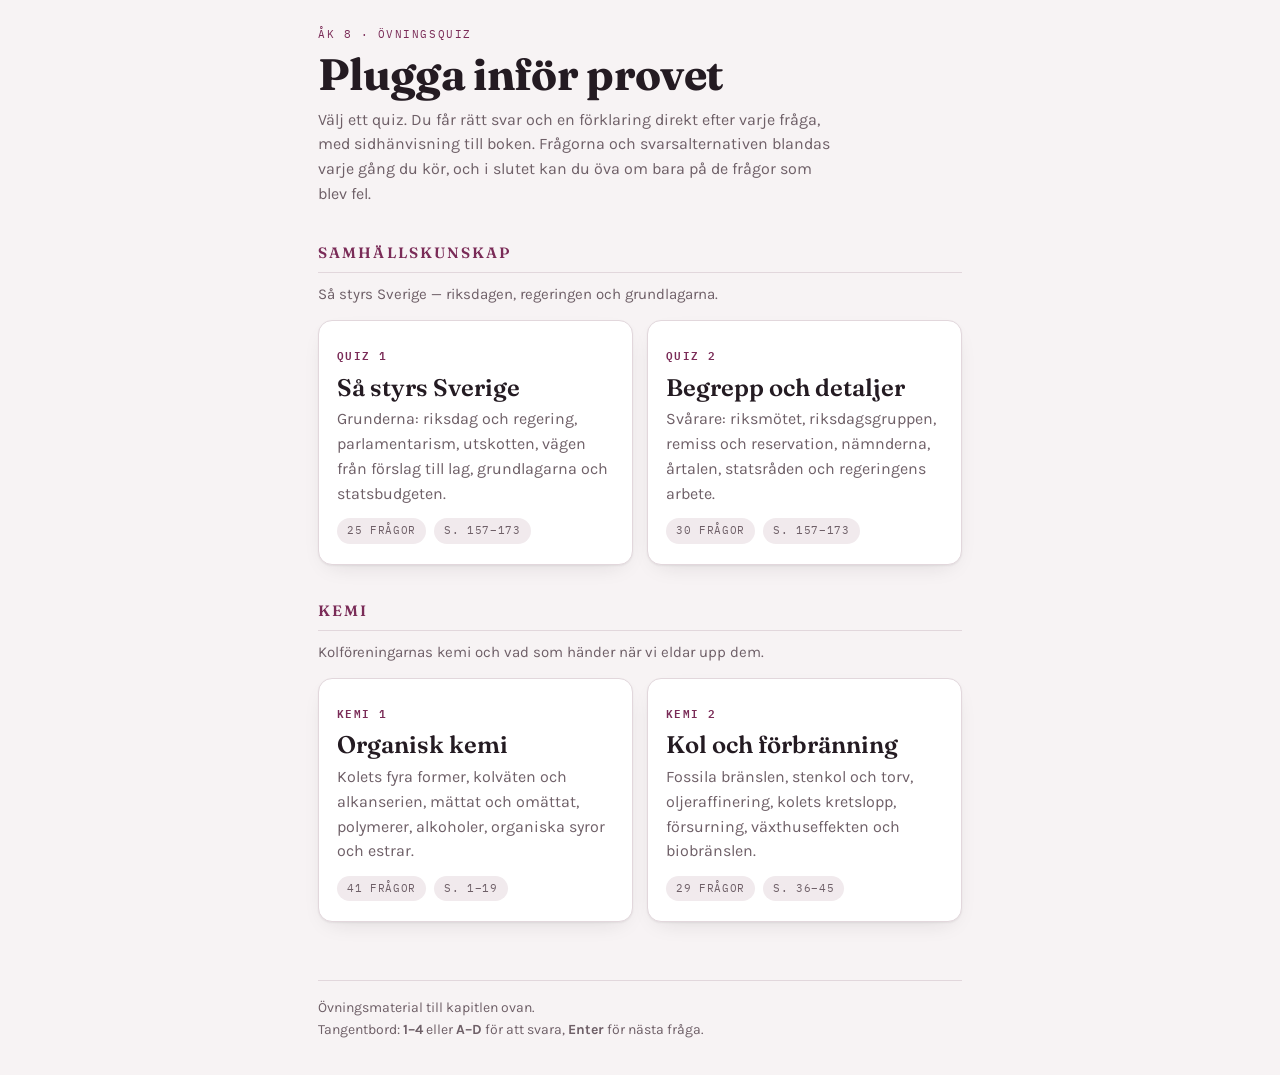
<file: index.html>
<!doctype html>
<html lang="sv">
<head>
<meta charset="utf-8">
<meta name="viewport" content="width=device-width, initial-scale=1, viewport-fit=cover">
<title>Klaras övningsquiz</title>
<meta name="description" content="Övningsquiz inför proven i samhällskunskap och kemi, åk 8.">
<meta name="theme-color" content="#F7F3F4" media="(prefers-color-scheme: light)">
<meta name="theme-color" content="#17121A" media="(prefers-color-scheme: dark)">
<link rel="preconnect" href="https://fonts.googleapis.com">
<link rel="preconnect" href="https://fonts.gstatic.com" crossorigin>
<link rel="stylesheet" href="https://fonts.googleapis.com/css2?family=Fraunces:opsz,wght@9..144,500;9..144,600;9..144,700&family=Karla:wght@400;500;700&family=IBM+Plex+Mono:wght@400;600&display=swap">
<link rel="stylesheet" href="/assets/quiz.css">
<link rel="icon" href="/assets/icon.svg" type="image/svg+xml">
</head>
<body>

<div class="wrap">
  <header class="pagehead">
    <p class="eyebrow">Åk 8 · Övningsquiz</p>
    <h1>Plugga inför provet</h1>
    <p class="sub">Välj ett quiz. Du får rätt svar och en förklaring direkt efter varje fråga, med sidhänvisning till boken. Frågorna och svarsalternativen blandas varje gång du kör, och i slutet kan du öva om bara på de frågor som blev fel.</p>
  </header>

  <main>
    <section class="subject">
      <h2 class="subject-title">Samhällskunskap</h2>
      <p class="subject-note">Så styrs Sverige — riksdagen, regeringen och grundlagarna.</p>
      <div class="deck">
        <a class="tile" href="/quiz-1">
          <span class="tag">Quiz 1</span>
          <h3>Så styrs Sverige</h3>
          <p>Grunderna: riksdag och regering, parlamentarism, utskotten, vägen från förslag till lag, grundlagarna och statsbudgeten.</p>
          <div class="meta"><span>25 frågor</span><span>s. 157–173</span></div>
        </a>

        <a class="tile" href="/quiz-2">
          <span class="tag">Quiz 2</span>
          <h3>Begrepp och detaljer</h3>
          <p>Svårare: riksmötet, riksdagsgruppen, remiss och reservation, nämnderna, årtalen, statsråden och regeringens arbete.</p>
          <div class="meta"><span>30 frågor</span><span>s. 157–173</span></div>
        </a>
      </div>
    </section>

    <section class="subject">
      <h2 class="subject-title">Kemi</h2>
      <p class="subject-note">Kolföreningarnas kemi och vad som händer när vi eldar upp dem.</p>
      <div class="deck">
        <a class="tile" href="/kemi-1">
          <span class="tag">Kemi 1</span>
          <h3>Organisk kemi</h3>
          <p>Kolets fyra former, kolväten och alkanserien, mättat och omättat, polymerer, alkoholer, organiska syror och estrar.</p>
          <div class="meta"><span>41 frågor</span><span>s. 1–19</span></div>
        </a>

        <a class="tile" href="/kemi-2">
          <span class="tag">Kemi 2</span>
          <h3>Kol och förbränning</h3>
          <p>Fossila bränslen, stenkol och torv, oljeraffinering, kolets kretslopp, försurning, växthuseffekten och biobränslen.</p>
          <div class="meta"><span>29 frågor</span><span>s. 36–45</span></div>
        </a>
      </div>
    </section>
  </main>

  <footer>
    Övningsmaterial till kapitlen ovan.<span class="kbd"><br>Tangentbord: <strong>1–4</strong> eller <strong>A–D</strong> för att svara, <strong>Enter</strong> för nästa fråga.</span>
  </footer>
</div>

</body>
</html>
</file>
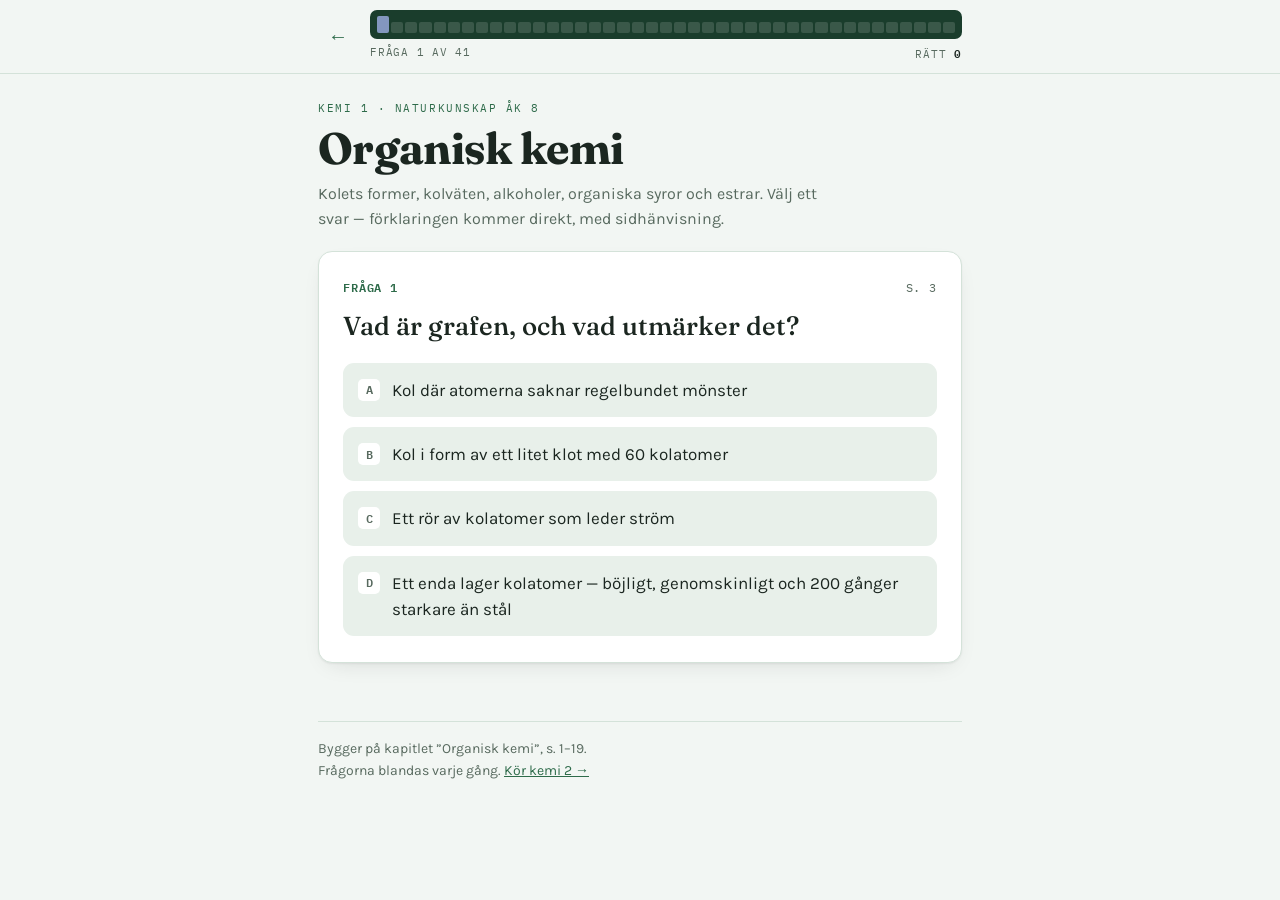
<file: kemi-1.html>
<!doctype html>
<html lang="sv" class="theme-green">
<head>
<meta charset="utf-8">
<meta name="viewport" content="width=device-width, initial-scale=1, viewport-fit=cover">
<title>Kemi 1 · Organisk kemi</title>
<meta name="description" content="41 flervalsfrågor om kolets former, kolväten, alkoholer, organiska syror och estrar — med förklaring till varje svar.">
<meta name="theme-color" content="#F2F6F3" media="(prefers-color-scheme: light)">
<meta name="theme-color" content="#121A15" media="(prefers-color-scheme: dark)">
<link rel="preconnect" href="https://fonts.googleapis.com">
<link rel="preconnect" href="https://fonts.gstatic.com" crossorigin>
<link rel="stylesheet" href="https://fonts.googleapis.com/css2?family=Fraunces:opsz,wght@9..144,500;9..144,600;9..144,700&family=Karla:wght@400;500;700&family=IBM+Plex+Mono:wght@400;600&display=swap">
<link rel="stylesheet" href="/assets/quiz.css">
<link rel="icon" href="/assets/icon.svg" type="image/svg+xml">
</head>
<body>

<div class="topbar">
  <div class="wrap">
    <a class="back" href="/" aria-label="Tillbaka till startsidan">←</a>
    <div class="bargroup">
      <div class="rail" id="rail" aria-hidden="true"></div>
      <div class="railmeta">
        <span id="counter">Fråga 1</span>
        <span>Rätt <b id="tally">0</b></span>
      </div>
    </div>
  </div>
</div>

<div class="wrap">
  <header class="pagehead">
    <p class="eyebrow">Kemi 1 · Naturkunskap åk 8</p>
    <h1>Organisk kemi</h1>
    <p class="sub">Kolets former, kolväten, alkoholer, organiska syror och estrar. Välj ett svar — förklaringen kommer direkt, med sidhänvisning.</p>
  </header>

  <main id="stage"></main>

  <footer>
    Bygger på kapitlet ”Organisk kemi”, s. 1–19.<br>
    Frågorna blandas varje gång. <a href="/kemi-2">Kör kemi 2 →</a>
  </footer>
</div>

<script src="/assets/kemi1-data.js"></script>
<script src="/assets/quiz.js"></script>
</body>
</html>
</file>
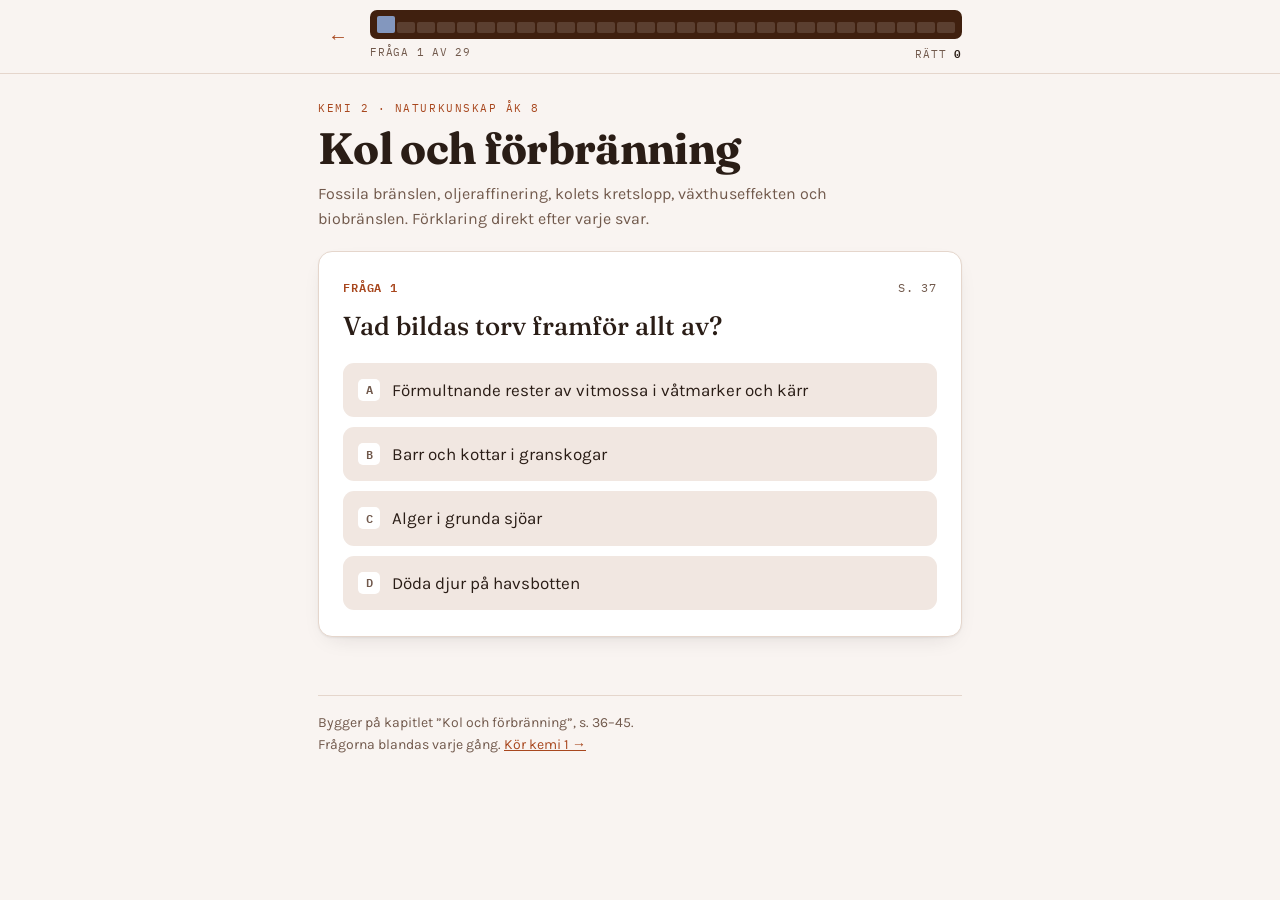
<file: kemi-2.html>
<!doctype html>
<html lang="sv" class="theme-ember">
<head>
<meta charset="utf-8">
<meta name="viewport" content="width=device-width, initial-scale=1, viewport-fit=cover">
<title>Kemi 2 · Kol och förbränning</title>
<meta name="description" content="29 flervalsfrågor om fossila bränslen, raffinering, kolets kretslopp, växthuseffekten och biobränslen.">
<meta name="theme-color" content="#F9F4F1" media="(prefers-color-scheme: light)">
<meta name="theme-color" content="#1A1310" media="(prefers-color-scheme: dark)">
<link rel="preconnect" href="https://fonts.googleapis.com">
<link rel="preconnect" href="https://fonts.gstatic.com" crossorigin>
<link rel="stylesheet" href="https://fonts.googleapis.com/css2?family=Fraunces:opsz,wght@9..144,500;9..144,600;9..144,700&family=Karla:wght@400;500;700&family=IBM+Plex+Mono:wght@400;600&display=swap">
<link rel="stylesheet" href="/assets/quiz.css">
<link rel="icon" href="/assets/icon.svg" type="image/svg+xml">
</head>
<body>

<div class="topbar">
  <div class="wrap">
    <a class="back" href="/" aria-label="Tillbaka till startsidan">←</a>
    <div class="bargroup">
      <div class="rail" id="rail" aria-hidden="true"></div>
      <div class="railmeta">
        <span id="counter">Fråga 1</span>
        <span>Rätt <b id="tally">0</b></span>
      </div>
    </div>
  </div>
</div>

<div class="wrap">
  <header class="pagehead">
    <p class="eyebrow">Kemi 2 · Naturkunskap åk 8</p>
    <h1>Kol och förbränning</h1>
    <p class="sub">Fossila bränslen, oljeraffinering, kolets kretslopp, växthuseffekten och biobränslen. Förklaring direkt efter varje svar.</p>
  </header>

  <main id="stage"></main>

  <footer>
    Bygger på kapitlet ”Kol och förbränning”, s. 36–45.<br>
    Frågorna blandas varje gång. <a href="/kemi-1">Kör kemi 1 →</a>
  </footer>
</div>

<script src="/assets/kemi2-data.js"></script>
<script src="/assets/quiz.js"></script>
</body>
</html>
</file>
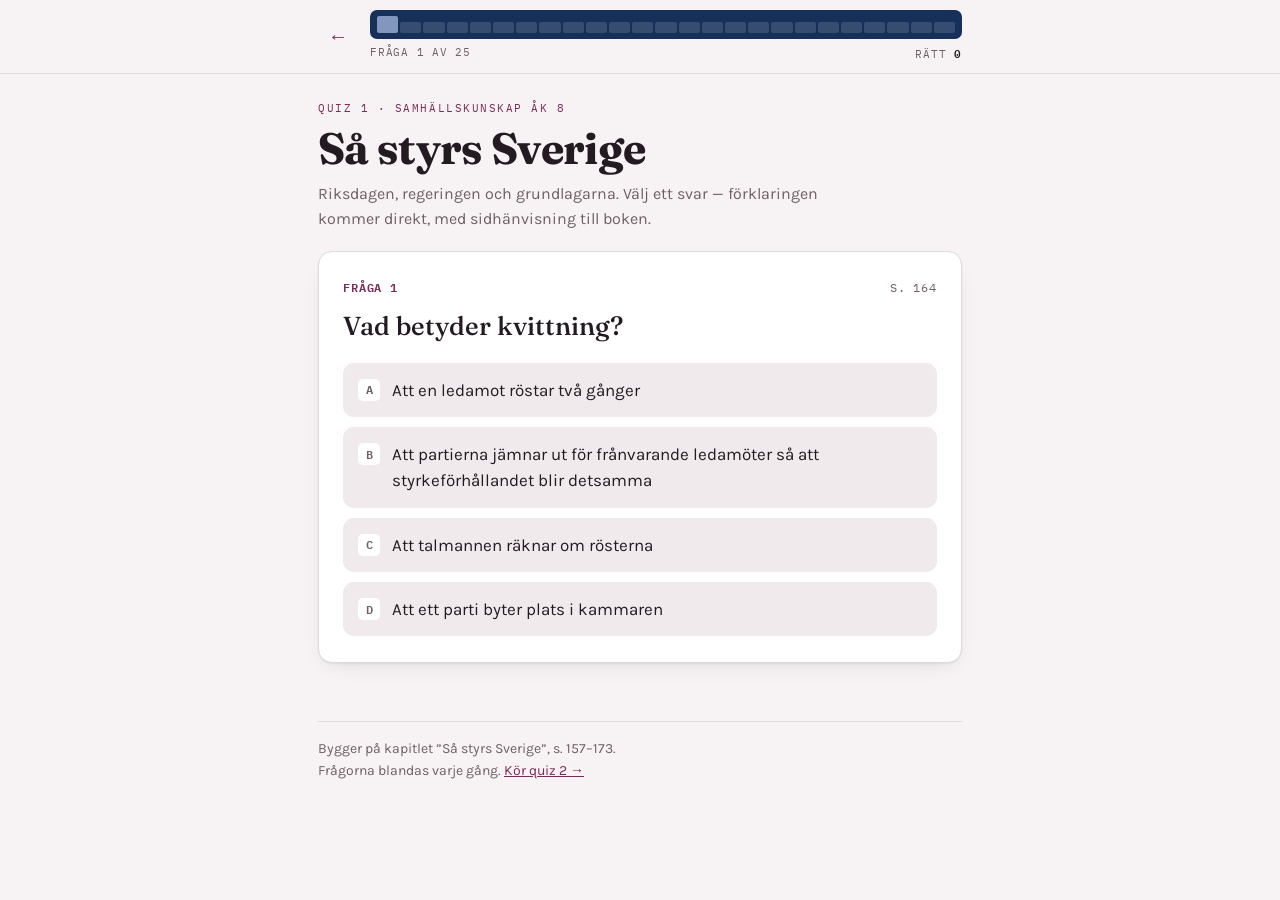
<file: quiz-1.html>
<!doctype html>
<html lang="sv">
<head>
<meta charset="utf-8">
<meta name="viewport" content="width=device-width, initial-scale=1, viewport-fit=cover">
<title>Quiz 1 · Så styrs Sverige</title>
<meta name="description" content="25 flervalsfrågor om riksdagen, regeringen och grundlagarna — med förklaring och sidhänvisning till varje svar.">
<meta name="theme-color" content="#F7F3F4" media="(prefers-color-scheme: light)">
<meta name="theme-color" content="#17121A" media="(prefers-color-scheme: dark)">
<link rel="preconnect" href="https://fonts.googleapis.com">
<link rel="preconnect" href="https://fonts.gstatic.com" crossorigin>
<link rel="stylesheet" href="https://fonts.googleapis.com/css2?family=Fraunces:opsz,wght@9..144,500;9..144,600;9..144,700&family=Karla:wght@400;500;700&family=IBM+Plex+Mono:wght@400;600&display=swap">
<link rel="stylesheet" href="/assets/quiz.css">
<link rel="icon" href="/assets/icon.svg" type="image/svg+xml">
</head>
<body>

<div class="topbar">
  <div class="wrap">
    <a class="back" href="/" aria-label="Tillbaka till startsidan">←</a>
    <div class="bargroup">
      <div class="rail" id="rail" aria-hidden="true"></div>
      <div class="railmeta">
        <span id="counter">Fråga 1</span>
        <span>Rätt <b id="tally">0</b></span>
      </div>
    </div>
  </div>
</div>

<div class="wrap">
  <header class="pagehead">
    <p class="eyebrow">Quiz 1 · Samhällskunskap åk 8</p>
    <h1>Så styrs Sverige</h1>
    <p class="sub">Riksdagen, regeringen och grundlagarna. Välj ett svar — förklaringen kommer direkt, med sidhänvisning till boken.</p>
  </header>

  <main id="stage"></main>

  <footer>
    Bygger på kapitlet ”Så styrs Sverige”, s. 157–173.<br>
    Frågorna blandas varje gång. <a href="/quiz-2">Kör quiz 2 →</a>
  </footer>
</div>

<script src="/assets/quiz1-data.js"></script>
<script src="/assets/quiz.js"></script>
</body>
</html>
</file>
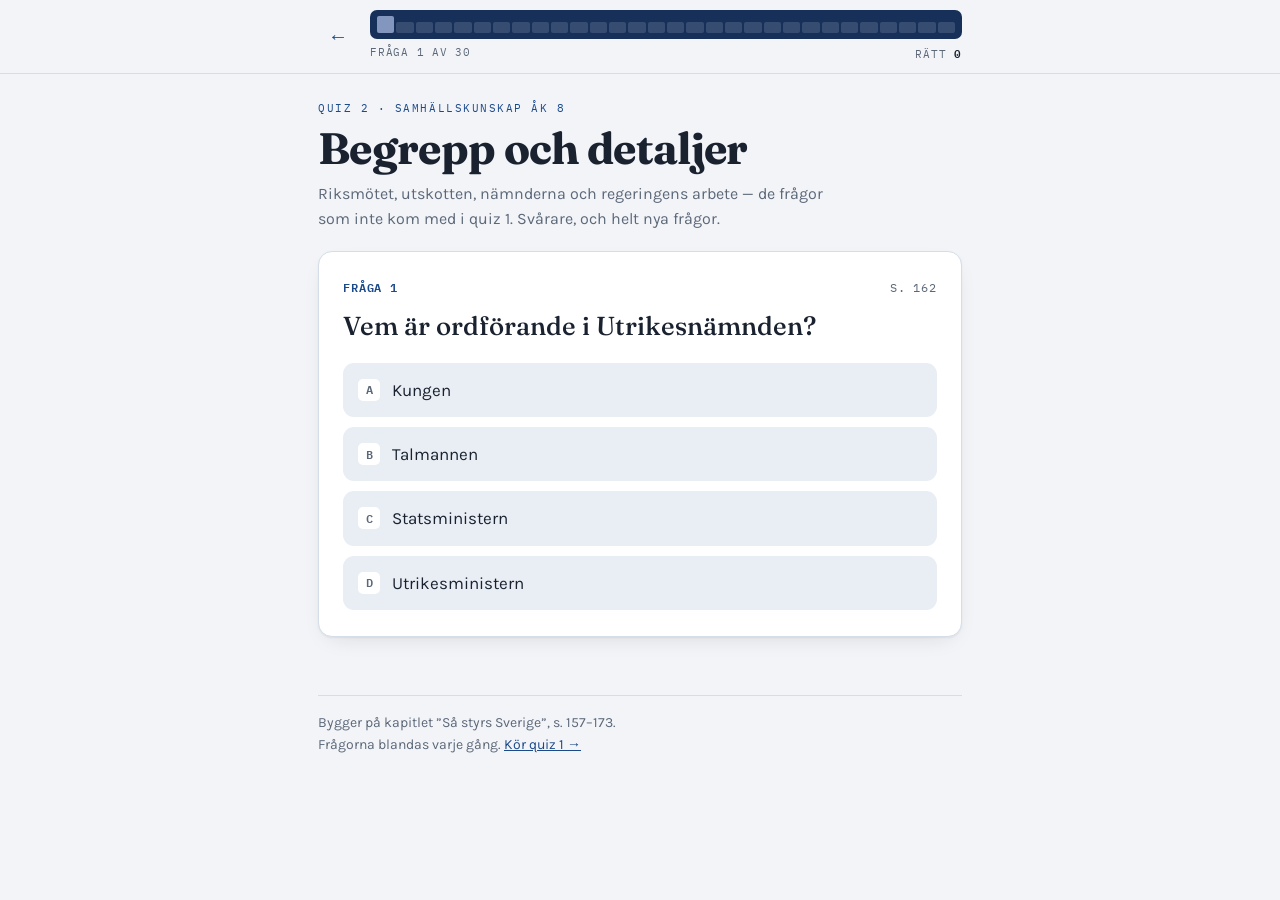
<file: quiz-2.html>
<!doctype html>
<html lang="sv" class="theme-blue">
<head>
<meta charset="utf-8">
<meta name="viewport" content="width=device-width, initial-scale=1, viewport-fit=cover">
<title>Quiz 2 · Så styrs Sverige</title>
<meta name="description" content="30 flervalsfrågor om riksmötet, utskotten, nämnderna, grundlagarna och regeringens arbete — med förklaring till varje svar.">
<meta name="theme-color" content="#F2F4F8" media="(prefers-color-scheme: light)">
<meta name="theme-color" content="#111620" media="(prefers-color-scheme: dark)">
<link rel="preconnect" href="https://fonts.googleapis.com">
<link rel="preconnect" href="https://fonts.gstatic.com" crossorigin>
<link rel="stylesheet" href="https://fonts.googleapis.com/css2?family=Fraunces:opsz,wght@9..144,500;9..144,600;9..144,700&family=Karla:wght@400;500;700&family=IBM+Plex+Mono:wght@400;600&display=swap">
<link rel="stylesheet" href="/assets/quiz.css">
<link rel="icon" href="/assets/icon.svg" type="image/svg+xml">
</head>
<body>

<div class="topbar">
  <div class="wrap">
    <a class="back" href="/" aria-label="Tillbaka till startsidan">←</a>
    <div class="bargroup">
      <div class="rail" id="rail" aria-hidden="true"></div>
      <div class="railmeta">
        <span id="counter">Fråga 1</span>
        <span>Rätt <b id="tally">0</b></span>
      </div>
    </div>
  </div>
</div>

<div class="wrap">
  <header class="pagehead">
    <p class="eyebrow">Quiz 2 · Samhällskunskap åk 8</p>
    <h1>Begrepp och detaljer</h1>
    <p class="sub">Riksmötet, utskotten, nämnderna och regeringens arbete — de frågor som inte kom med i quiz 1. Svårare, och helt nya frågor.</p>
  </header>

  <main id="stage"></main>

  <footer>
    Bygger på kapitlet ”Så styrs Sverige”, s. 157–173.<br>
    Frågorna blandas varje gång. <a href="/quiz-1">Kör quiz 1 →</a>
  </footer>
</div>

<script src="/assets/quiz2-data.js"></script>
<script src="/assets/quiz.js"></script>
</body>
</html>
</file>
<file: assets/quiz.css>
/* ===== Så styrs Sverige — quiz ===== */

:root{
  --ground:#F7F3F4;
  --surface:#FFFFFF;
  --surface-2:#F1EAED;
  --ink:#241B22;
  --muted:#6E5F67;
  --line:#E2D7DC;
  --accent:#7A2B57;
  --accent-ink:#FFFFFF;
  --accent-soft:#F3E4EC;
  --yes:#2C7A51;
  --yes-bg:#E5F1EA;
  --no:#B3372C;
  --no-bg:#F9E6E3;
  --board:#16305A;
  --board-ink:#DCE6F7;
  --board-dim:#8397BE;
  --shadow:0 1px 2px rgba(36,27,34,.06), 0 8px 24px -12px rgba(36,27,34,.18);

  padding-top:env(safe-area-inset-top, 0px);
  padding-bottom:env(safe-area-inset-bottom, 0px);
  color-scheme:light dark;
}

/* Quiz 2 wears the voting-board blue */
:root.theme-blue{
  --accent:#1B4A8A;
  --accent-soft:#E4EBF6;
  --ground:#F2F4F8;
  --surface-2:#E9EDF4;
  --line:#D5DDE9;
  --ink:#1A2230;
  --muted:#5C6878;
}

/* Kemi 1 wears organic green */
:root.theme-green{
  --accent:#2E6B4A;
  --accent-soft:#E2EFE7;
  --ground:#F2F6F3;
  --surface-2:#E8F0EA;
  --line:#D4E2D9;
  --ink:#1B2620;
  --muted:#586A5F;
  --board:#1A3D2C;
}

/* Kemi 2 wears combustion ember */
:root.theme-ember{
  --accent:#A8471E;
  --accent-soft:#F7E6DC;
  --ground:#F9F4F1;
  --surface-2:#F1E7E1;
  --line:#E5D6CC;
  --ink:#2A1D16;
  --muted:#71594C;
  --board:#40200F;
}

@media (prefers-color-scheme: dark){
  :root:not([data-theme="light"]){
    --ground:#17121A;
    --surface:#211A24;
    --surface-2:#2C232F;
    --ink:#F2E9EE;
    --muted:#AE9CA7;
    --line:#3A2F3F;
    --accent:#E58FB6;
    --accent-ink:#2A1020;
    --accent-soft:#382430;
    --yes:#74D6A0;
    --yes-bg:#1C3729;
    --no:#F19183;
    --no-bg:#3C211D;
    --board:#0E1E3A;
    --board-ink:#D3E0F5;
    --shadow:0 1px 2px rgba(0,0,0,.3), 0 8px 24px -12px rgba(0,0,0,.5);
  }
  :root.theme-blue:not([data-theme="light"]){
    --ground:#111620;
    --surface:#1A212D;
    --surface-2:#232B39;
    --ink:#E9EEF6;
    --muted:#95A3B6;
    --line:#2E3949;
    --accent:#7FB2F0;
    --accent-ink:#0B1626;
    --accent-soft:#1E2A3C;
  }
  :root.theme-green:not([data-theme="light"]){
    --ground:#121A15;
    --surface:#1B241E;
    --surface-2:#242F28;
    --ink:#E8F1EB;
    --muted:#96A99E;
    --line:#2F3D35;
    --accent:#7FD5A5;
    --accent-ink:#0C1B13;
    --accent-soft:#1E3126;
    --board:#0F231A;
  }
  :root.theme-ember:not([data-theme="light"]){
    --ground:#1A1310;
    --surface:#241A15;
    --surface-2:#30231C;
    --ink:#F4E9E3;
    --muted:#AE968A;
    --line:#3D2C23;
    --accent:#F0966B;
    --accent-ink:#2A1509;
    --accent-soft:#33211A;
    --board:#2B1508;
  }
}

:root[data-theme="dark"]{
  --ground:#17121A;
  --surface:#211A24;
  --surface-2:#2C232F;
  --ink:#F2E9EE;
  --muted:#AE9CA7;
  --line:#3A2F3F;
  --accent:#E58FB6;
  --accent-ink:#2A1020;
  --accent-soft:#382430;
  --yes:#74D6A0;
  --yes-bg:#1C3729;
  --no:#F19183;
  --no-bg:#3C211D;
  --board:#0E1E3A;
  --board-ink:#D3E0F5;
  --shadow:0 1px 2px rgba(0,0,0,.3), 0 8px 24px -12px rgba(0,0,0,.5);
}
:root.theme-blue[data-theme="dark"]{
  --ground:#111620;
  --surface:#1A212D;
  --surface-2:#232B39;
  --ink:#E9EEF6;
  --muted:#95A3B6;
  --line:#2E3949;
  --accent:#7FB2F0;
  --accent-ink:#0B1626;
  --accent-soft:#1E2A3C;
}

:root.theme-green[data-theme="dark"]{
  --ground:#121A15;
  --surface:#1B241E;
  --surface-2:#242F28;
  --ink:#E8F1EB;
  --muted:#96A99E;
  --line:#2F3D35;
  --accent:#7FD5A5;
  --accent-ink:#0C1B13;
  --accent-soft:#1E3126;
  --board:#0F231A;
}
:root.theme-ember[data-theme="dark"]{
  --ground:#1A1310;
  --surface:#241A15;
  --surface-2:#30231C;
  --ink:#F4E9E3;
  --muted:#AE968A;
  --line:#3D2C23;
  --accent:#F0966B;
  --accent-ink:#2A1509;
  --accent-soft:#33211A;
  --board:#2B1508;
}

*{box-sizing:border-box}

html{-webkit-text-size-adjust:100%}

body{
  margin:0;
  background:var(--ground);
  color:var(--ink);
  font-family:"Karla","Helvetica Neue",Arial,sans-serif;
  font-size:17px;
  line-height:1.55;
  -webkit-font-smoothing:antialiased;
  overflow-x:hidden;
}

img{max-width:100%}
[hidden]{display:none !important}

.wrap{
  max-width:680px;
  margin:0 auto;
  padding-inline:18px;
}

/* ---------- sticky status bar ---------- */
.topbar{
  position:sticky;
  top:env(safe-area-inset-top, 0px);
  z-index:20;
  background:var(--ground);
  border-bottom:1px solid var(--line);
}
.topbar .wrap{
  display:flex;
  align-items:center;
  gap:12px;
  padding-block:10px;
}
.back{
  flex:none;
  display:grid;
  place-items:center;
  width:40px;
  height:40px;
  border-radius:9px;
  color:var(--accent);
  text-decoration:none;
  font-size:20px;
  line-height:1;
}
.back:hover{background:var(--accent-soft)}
.bargroup{flex:1;min-width:0}

.rail{
  display:flex;
  gap:2px;
  padding:6px 7px;
  background:var(--board);
  border-radius:7px;
  align-items:flex-end;
}
.lamp{
  flex:1 1 0;
  min-width:2px;
  height:11px;
  border-radius:2px;
  background:rgba(255,255,255,.14);
  transition:background .18s ease, height .18s ease;
}
.lamp.right{background:#5FCE95}
.lamp.wrong{background:#F2705F}
.lamp.now{background:var(--board-dim);height:17px}

.railmeta{
  display:flex;
  justify-content:space-between;
  gap:10px;
  font-family:"IBM Plex Mono",ui-monospace,SFMono-Regular,Menlo,monospace;
  font-size:11px;
  letter-spacing:.07em;
  text-transform:uppercase;
  color:var(--muted);
  margin-top:5px;
}
.railmeta b{color:var(--ink);font-weight:600}

/* ---------- page head ---------- */
.pagehead{padding-block:26px 0}
.eyebrow{
  font-family:"IBM Plex Mono",ui-monospace,SFMono-Regular,Menlo,monospace;
  font-size:11px;
  letter-spacing:.14em;
  text-transform:uppercase;
  color:var(--accent);
  margin:0 0 8px;
}
h1{
  font-family:"Fraunces",Georgia,serif;
  font-weight:700;
  font-size:clamp(28px,7.5vw,44px);
  line-height:1.06;
  letter-spacing:-.015em;
  margin:0;
  text-wrap:balance;
}
.sub{color:var(--muted);margin:10px 0 0;font-size:16px;max-width:52ch}

/* ---------- question card ---------- */
main{padding-bottom:28px}

.card{
  background:var(--surface);
  border:1px solid var(--line);
  border-radius:14px;
  box-shadow:var(--shadow);
  padding:22px 18px;
  margin-top:20px;
}
.qhead{
  display:flex;
  align-items:baseline;
  justify-content:space-between;
  gap:12px;
  font-family:"IBM Plex Mono",ui-monospace,SFMono-Regular,Menlo,monospace;
  font-size:12px;
  letter-spacing:.07em;
  text-transform:uppercase;
  color:var(--muted);
  margin-bottom:12px;
}
.qhead .num{color:var(--accent);font-weight:600}
.q{
  font-family:"Fraunces",Georgia,serif;
  font-size:clamp(21px,5.2vw,26px);
  line-height:1.26;
  font-weight:500;
  margin:0 0 20px;
  text-wrap:balance;
}

.opts{display:flex;flex-direction:column;gap:10px}
.opt{
  display:flex;
  gap:12px;
  align-items:flex-start;
  width:100%;
  min-height:52px;
  text-align:left;
  font:inherit;
  color:inherit;
  background:var(--surface-2);
  border:1.5px solid transparent;
  border-radius:11px;
  padding:13px 14px;
  cursor:pointer;
  -webkit-tap-highlight-color:transparent;
  transition:border-color .15s ease, background .15s ease, transform .1s ease;
}
.opt:hover:not(:disabled){border-color:var(--accent);background:var(--accent-soft)}
.opt:active:not(:disabled){transform:scale(.99)}
.opt:disabled{cursor:default}
.opt .key{
  font-family:"IBM Plex Mono",ui-monospace,SFMono-Regular,Menlo,monospace;
  font-size:12px;
  font-weight:600;
  min-width:22px;
  height:22px;
  display:grid;
  place-items:center;
  border-radius:5px;
  background:var(--surface);
  color:var(--muted);
  flex:none;
  margin-top:2px;
}
.opt .txt{flex:1;min-width:0}
.opt .mark{
  flex:none;
  font-size:12px;
  font-weight:700;
  letter-spacing:.06em;
  text-transform:uppercase;
  margin-top:4px;
}
.opt.right{background:var(--yes-bg);border-color:var(--yes)}
.opt.right .key{background:var(--yes);color:#fff}
.opt.right .mark{color:var(--yes)}
.opt.wrong{background:var(--no-bg);border-color:var(--no)}
.opt.wrong .key{background:var(--no);color:#fff}
.opt.wrong .mark{color:var(--no)}
.opt.dim{opacity:.5}

.why{
  margin-top:18px;
  padding:14px 15px;
  border-left:3px solid var(--accent);
  background:var(--accent-soft);
  border-radius:0 10px 10px 0;
  font-size:16px;
}
.why strong{
  display:block;
  font-family:"IBM Plex Mono",ui-monospace,SFMono-Regular,Menlo,monospace;
  font-size:11px;
  letter-spacing:.1em;
  text-transform:uppercase;
  color:var(--accent);
  margin-bottom:5px;
  font-weight:600;
}

/* ---------- buttons ---------- */
.btn{
  font:inherit;
  font-weight:700;
  border:none;
  border-radius:11px;
  padding:14px 22px;
  min-height:52px;
  cursor:pointer;
  background:var(--accent);
  color:var(--accent-ink);
  -webkit-tap-highlight-color:transparent;
  transition:opacity .15s ease, transform .1s ease;
}
.btn:hover{opacity:.88}
.btn:active{transform:scale(.99)}
.btn.ghost{
  background:transparent;
  color:var(--accent);
  border:1.5px solid var(--line);
}

/* sticky action bar — thumb reach on a phone */
.actions{
  position:sticky;
  bottom:0;
  display:flex;
  flex-wrap:wrap;
  gap:10px;
  align-items:center;
  margin:18px -18px -22px;
  padding:14px 18px;
  padding-bottom:calc(14px + env(safe-area-inset-bottom, 0px));
  background:linear-gradient(to bottom, transparent, var(--surface) 22%);
  border-radius:0 0 13px 13px;
}
.actions .btn{flex:1 1 auto}
.hint{
  display:none;
  font-family:"IBM Plex Mono",ui-monospace,SFMono-Regular,Menlo,monospace;
  font-size:11px;
  color:var(--muted);
  letter-spacing:.04em;
}

/* ---------- result board ---------- */
.board{
  background:var(--board);
  color:var(--board-ink);
  border-radius:14px;
  padding:20px 18px;
  margin-top:20px;
  font-family:"IBM Plex Mono",ui-monospace,SFMono-Regular,Menlo,monospace;
}
.board h2{
  font-size:13px;
  letter-spacing:.18em;
  text-transform:uppercase;
  color:var(--board-dim);
  margin:0 0 14px;
  font-weight:600;
}
.row{
  display:flex;
  justify-content:space-between;
  align-items:baseline;
  gap:12px;
  padding:7px 0;
  border-bottom:1px solid rgba(255,255,255,.1);
  font-size:15px;
}
.row:last-child{border-bottom:none}
.row .v{font-size:26px;font-weight:600;font-variant-numeric:tabular-nums}
.row.ja .v{color:#5FCE95}
.row.nej .v{color:#F2705F}

.verdict{
  font-family:"Fraunces",Georgia,serif;
  font-size:21px;
  line-height:1.3;
  margin:0 0 14px;
  text-wrap:balance;
}
.lead{color:var(--muted);margin:0 0 6px;font-size:14px}
.misslist{margin:0;padding:0;list-style:none;display:flex;flex-direction:column;gap:12px}
.misslist li{border-left:3px solid var(--no);padding:2px 0 2px 13px}
.misslist .qq{display:block;font-weight:500;font-size:16px}
.misslist .aa{display:block;color:var(--muted);font-size:15px;margin-top:2px}

/* subject sections on the landing page */
.subject{margin-top:34px}
.subject-title{
  font-family:"Fraunces",Georgia,serif;
  font-size:15px;
  font-weight:600;
  letter-spacing:.14em;
  text-transform:uppercase;
  color:var(--accent);
  margin:0;
  padding-bottom:8px;
  border-bottom:1px solid var(--line);
}
.subject-note{margin:10px 0 0;color:var(--muted);font-size:15px}
.subject .deck{margin-top:14px}

/* landing page ---------- */
.deck{display:flex;flex-direction:column;gap:14px;margin-top:26px}
.tile{
  display:block;
  text-decoration:none;
  color:inherit;
  background:var(--surface);
  border:1px solid var(--line);
  border-radius:14px;
  box-shadow:var(--shadow);
  padding:20px 18px;
  transition:transform .12s ease, border-color .15s ease;
}
.tile:hover{transform:translateY(-2px);border-color:var(--accent)}
.tile .tag{
  font-family:"IBM Plex Mono",ui-monospace,SFMono-Regular,Menlo,monospace;
  font-size:11px;
  letter-spacing:.12em;
  text-transform:uppercase;
  color:var(--accent);
  font-weight:600;
}
.tile h3{
  font-family:"Fraunces",Georgia,serif;
  font-size:24px;
  font-weight:600;
  line-height:1.15;
  margin:6px 0 6px;
}
.tile p{margin:0;color:var(--muted);font-size:16px}
.tile .meta{
  display:flex;
  gap:8px;
  flex-wrap:wrap;
  margin-top:12px;
  font-family:"IBM Plex Mono",ui-monospace,SFMono-Regular,Menlo,monospace;
  font-size:11px;
  letter-spacing:.06em;
  text-transform:uppercase;
  color:var(--muted);
}
.tile .meta span{
  background:var(--surface-2);
  border-radius:20px;
  padding:4px 10px;
}

footer{
  margin-top:30px;
  padding-block:16px 34px;
  border-top:1px solid var(--line);
  color:var(--muted);
  font-size:14px;
}
footer a{color:var(--accent)}

:focus-visible{outline:2px solid var(--accent);outline-offset:2px}

@media (prefers-reduced-motion: reduce){
  *{transition:none !important;animation:none !important;scroll-behavior:auto !important}
}

/* ---------- portrait phone ---------- */
@media (max-width:599px){
  .opt .mark{
    font-size:0;
    min-width:20px;
    text-align:right;
    margin-top:2px;
  }
  .opt .mark::after{font-size:17px;line-height:1.2}
  .opt.right .mark::after{content:"\2713"}
  .opt.wrong .mark::after{content:"\2715"}
  footer .kbd{display:none}
}

/* ---------- wider screens ---------- */
@media (min-width:600px){
  .card{padding:26px 24px}
  .actions{
    position:static;
    margin:18px 0 0;
    padding:0;
    background:none;
  }
  .actions .btn{flex:0 0 auto}
  .hint{display:inline}
  .deck{flex-direction:row;flex-wrap:wrap}
  .tile{flex:1 1 260px}
}
</file>
